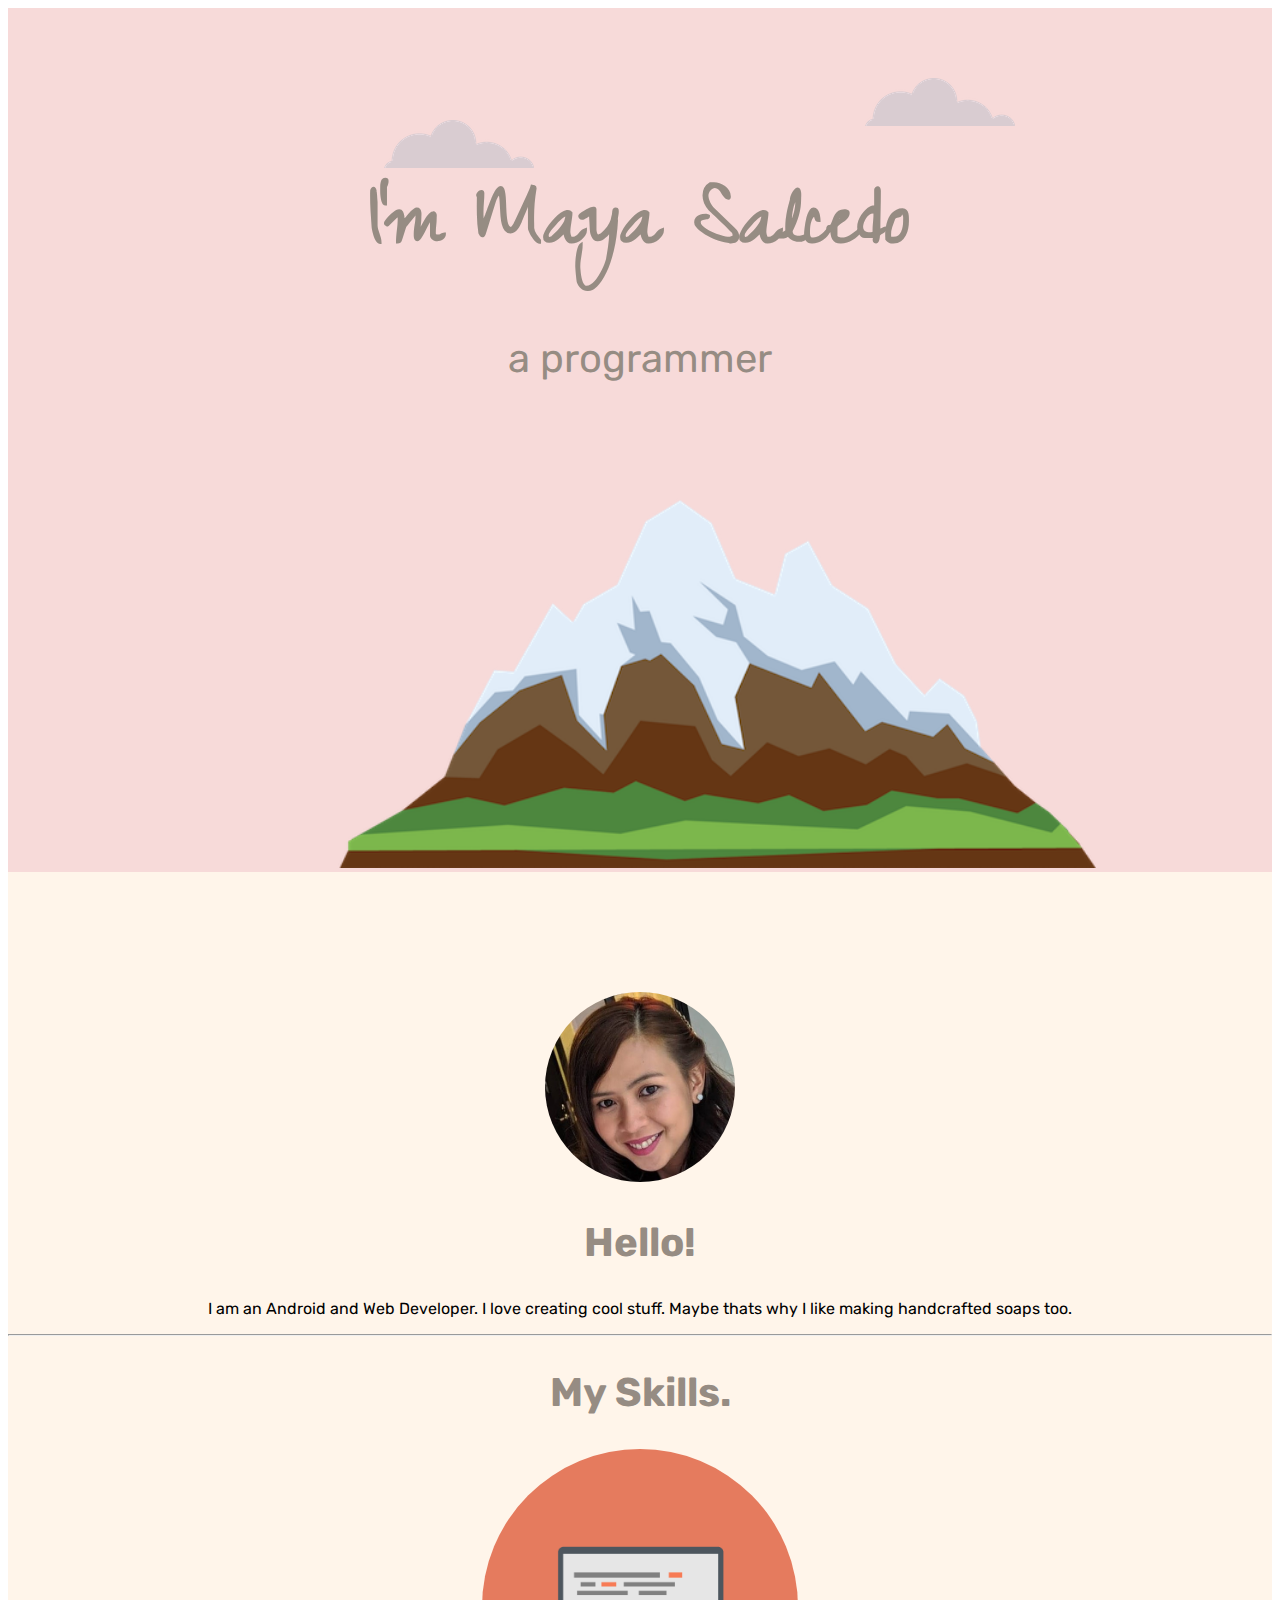
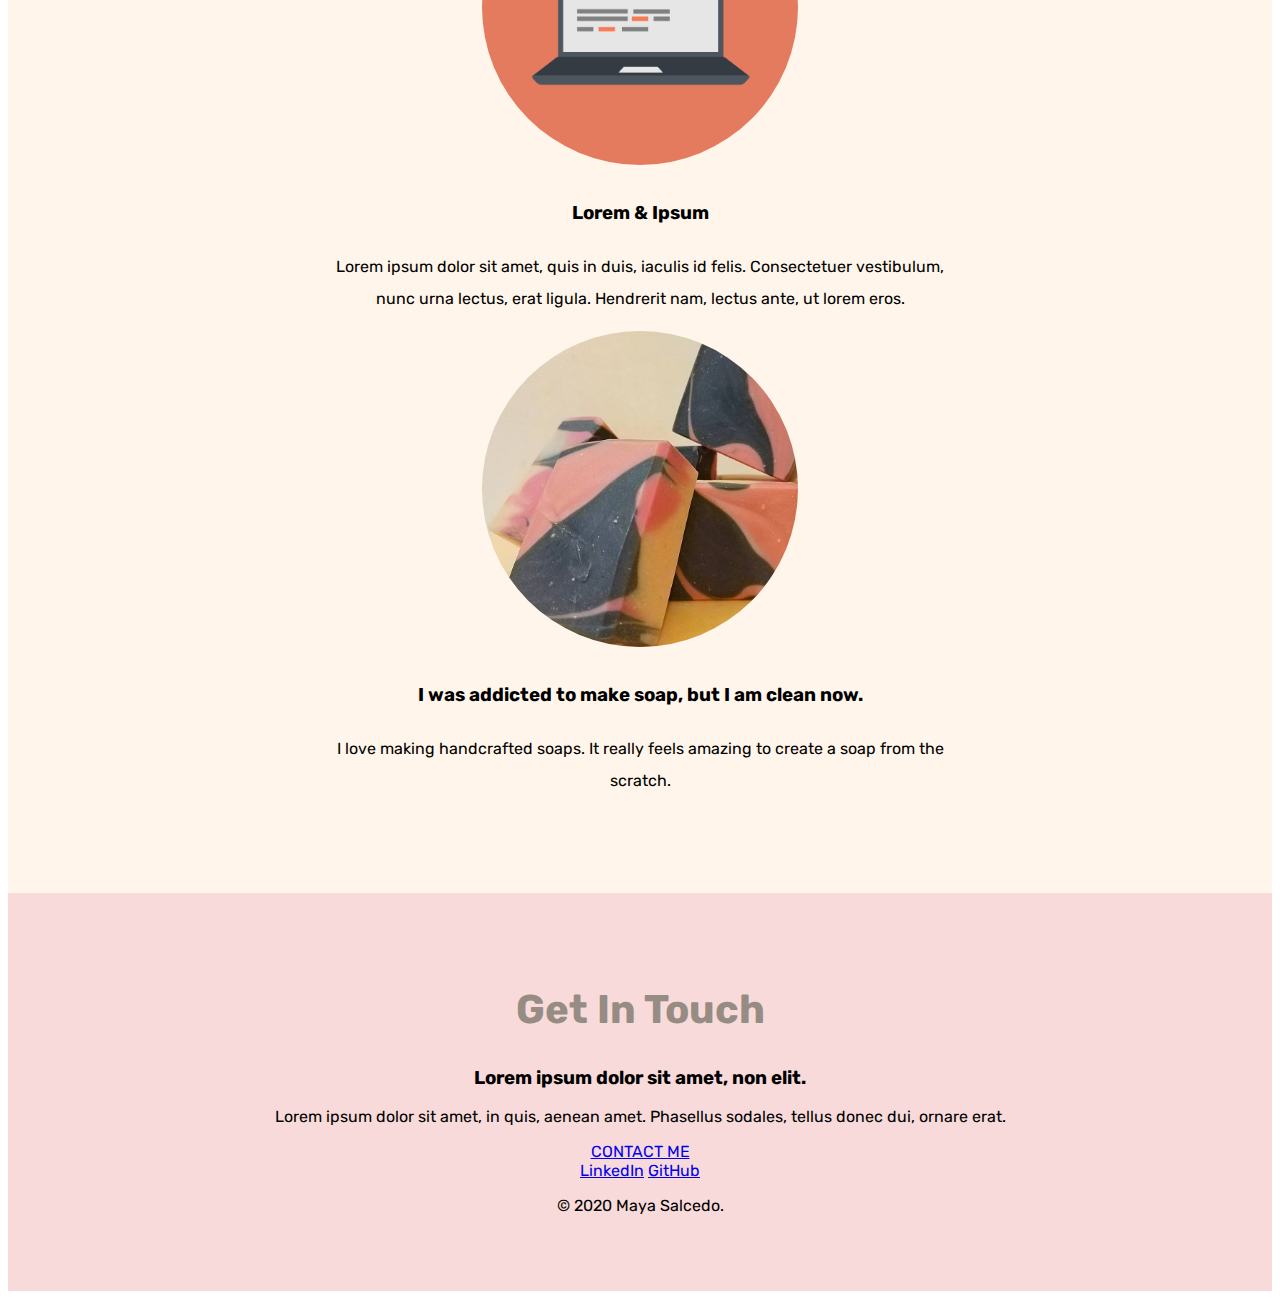
<file: index.html>
<!DOCTYPE html>
<html lang="en">
<head>
    <meta charset="UTF-8">
    <meta name="viewport" content="width=device-width, initial-scale=1.0">
    <title>Maya Salcedo</title>
    <link rel="stylesheet" href="css/styles.css">
    <link rel="icon" href="pictures/favicon.ico">
    <link rel="preconnect" href="https://fonts.gstatic.com">
    <link href="https://fonts.googleapis.com/css2?family=Rubik:wght@300&family=Zeyada&display=swap" rel="stylesheet">
</head>
<body>
    <div class="top-container">
        <img src="pictures/cloud.png" alt="cloud-img" class=cloud1>
        <h1>I'm Maya Salcedo</h1>
        <h2 style="font-weight: normal;">a programmer</h2>
        <img src="pictures/cloud.png" alt="cloud-img" class="cloud2">
        <img src="pictures/mountain.png" alt="mountain-img" class="mountain"> 
    </div>
    <div class="middle-container">
        <div class="profile">
          <img class="mypicture" src="pictures/my picture.jpg" alt="profile-photo">
          <h2>Hello!</h2>
          <p class="description">I am an Android and Web Developer. I love creating cool stuff. Maybe thats why I like making handcrafted soaps too.</p>
        </div>
        <hr>
        <div class="skills">
          <h2>My Skills.</h2>
          <div class="skill-row">
            <img class="circular2" src="pictures/computer.png" alt="computer-img">
            <h3>Lorem & Ipsum</h3>
            <p class="description">Lorem ipsum dolor sit amet, quis in duis, iaculis id felis. Consectetuer vestibulum, nunc urna lectus, erat ligula. Hendrerit nam, lectus ante, ut lorem eros.</p>
          </div>
          <div class="skill-row">
            <img class="circular2" src="pictures/soap.jpg" alt="soap-img">
            <h3>I was addicted to make soap, but I am clean now.</h3>
            <p class="description">I love making handcrafted soaps. It really feels amazing to create a soap from the scratch.</p>
          </div>
        </div>
    </div> 
    <div class="bottom-container">
        <div class="contact-me">
            <h2>Get In Touch</h2>
            <h3>Lorem ipsum dolor sit amet, non elit.</h3>
            <p>Lorem ipsum dolor sit amet, in quis, aenean amet. Phasellus sodales, tellus donec dui, ornare erat.</p>
            <a class="btn" href="mailto:maya.salcedo@yahoo.com">CONTACT ME</a>
        </div>
        <a class="footer-link" href="https://linkedin.com/in/mayasalcedo">LinkedIn</a>
        <a class="footer-link" href="https://github.com/maya-salcedo">GitHub</a>
        <p>© 2020 Maya Salcedo.</p>
    </div>
</body>
</html>
</file>
<file: css/styles.css>
body {
    text-align: center;
    font-family: 'Rubik', sans-serif;
}

.top-container {
    background-color:  #f7dad9;
    margin: 0 auto 0 auto;
    position: relative;
    top: 0;
}

h1 {
    margin: 100px auto 0 auto;
    font-family: 'Zeyada', cursive;
    font-size: 5.6rem;
    color: #968c83;
}

h2 {
    font-size: 2.5rem;
    color: #968c83;
}

.cloud1 {
    position: relative;
    left: 300px;;
    top: 70px;
}

.cloud2 {
    position: relative;
    left: 200px;
    bottom: 700px;
}

.mountain {
    position: relative;
    bottom: 0;
    width: 60%;
}
.mypicture {
    width: 15%;
    border-radius: 100%;
}

.middle-container {
    background-color: #fff5ea;
    padding-top: 120px;
    padding-bottom: 80px
}

.skill-row {
    width: 50%;
    margin: 0 auto 0 auto;
    line-height: 2;    
}



.circular2 {
    border-radius: 90%;
    width: 50%;
}

.bottom-container {
    background-color:  #f7dad9;
    padding: 60px 0 60px 0;
}
</file>
